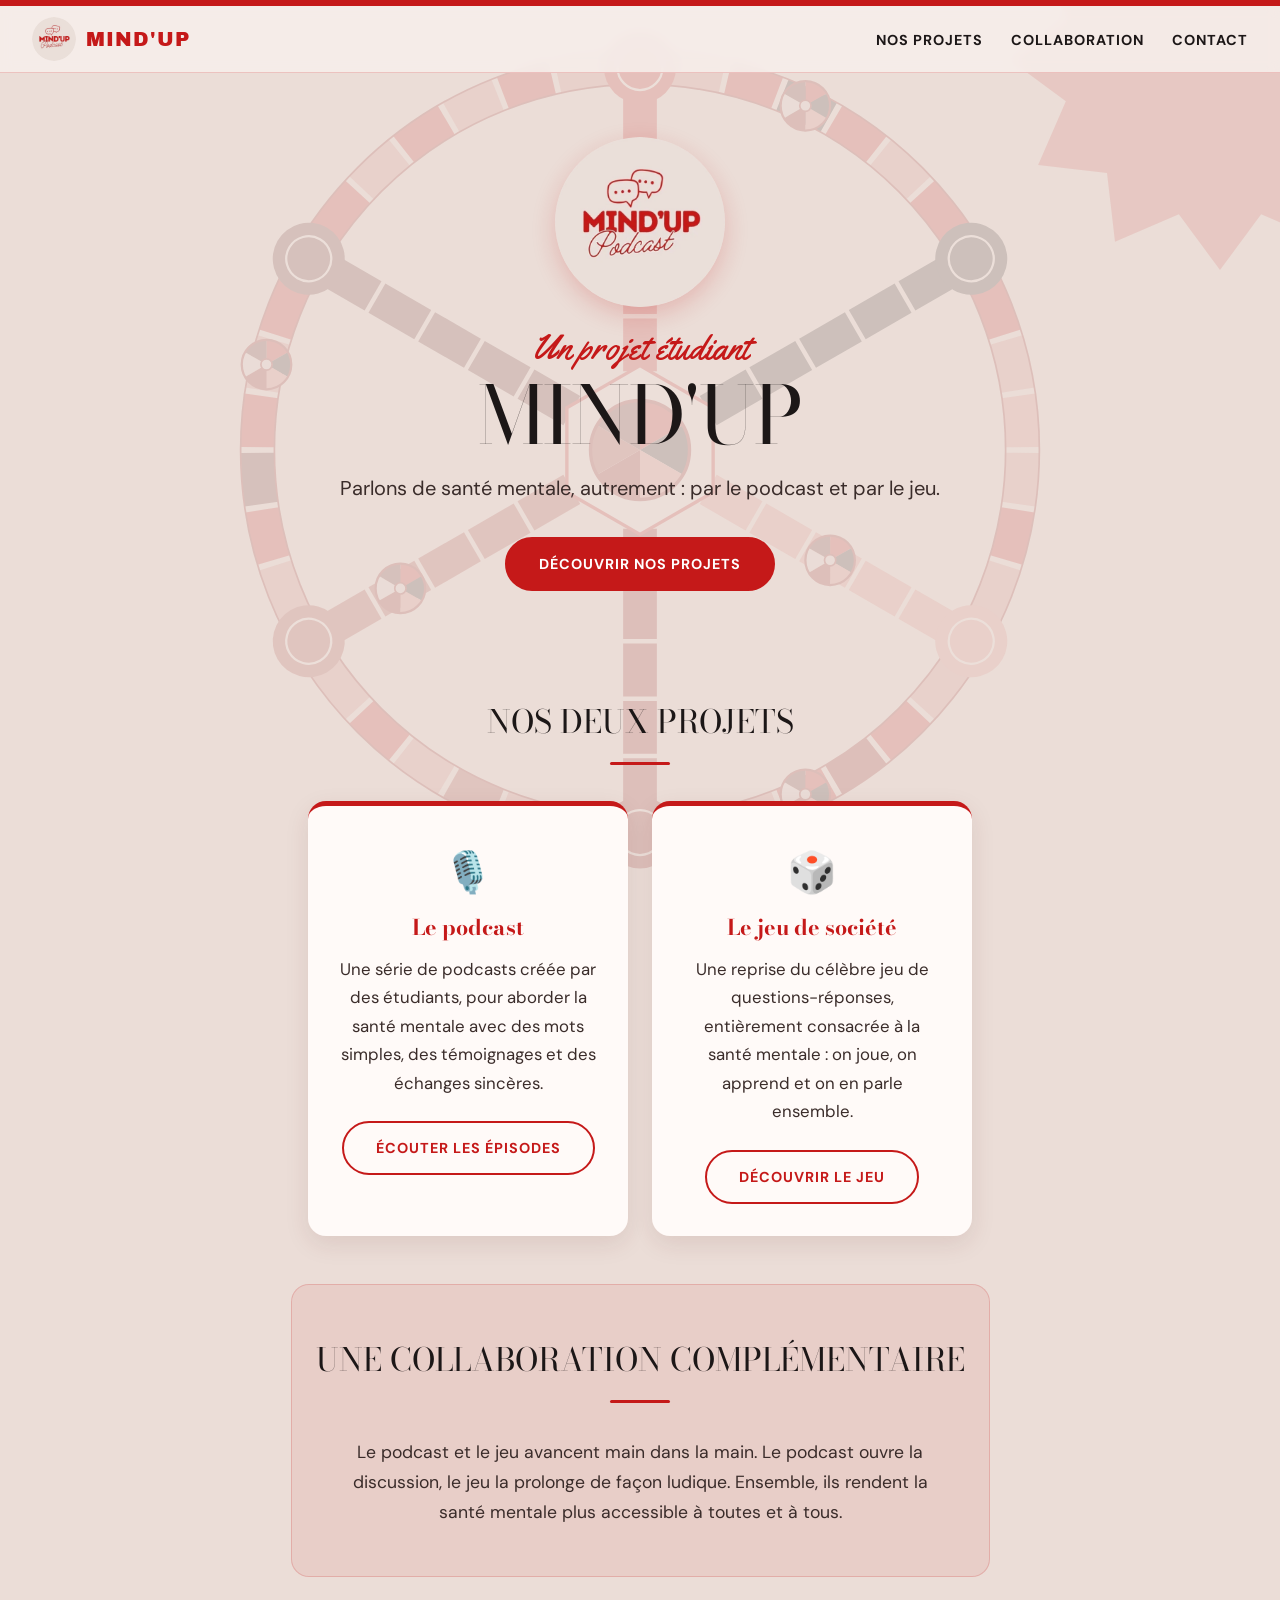
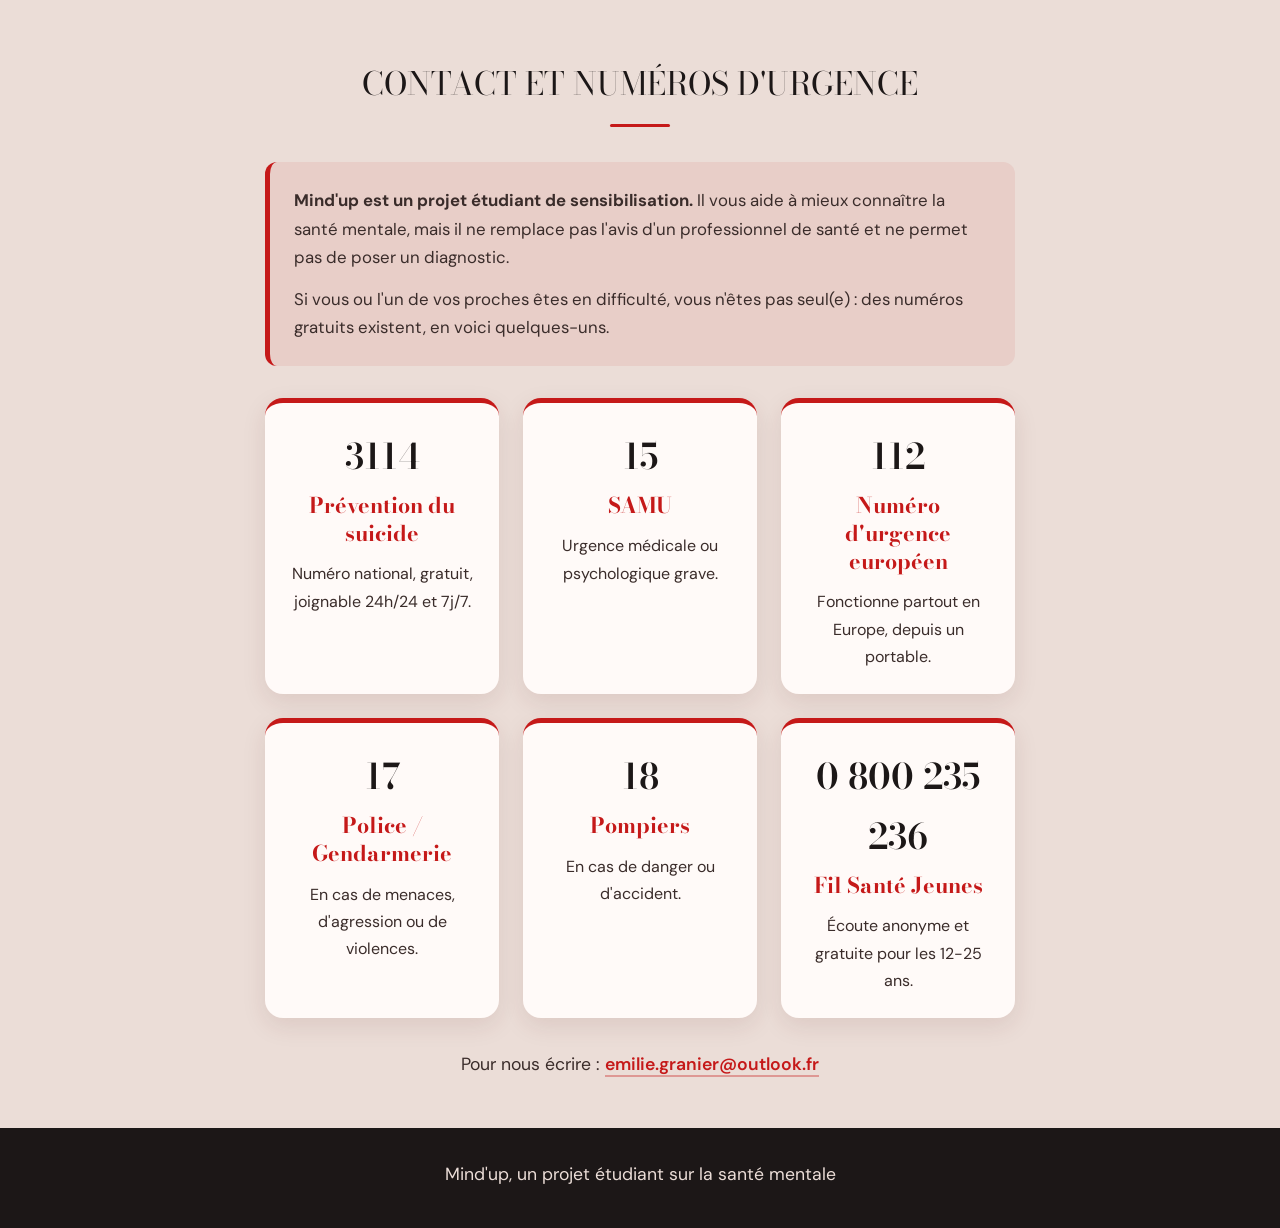
<file: index.html>
<!-- Ce bloc met le site en français, met en place le titre, il relie les fichiers style.css, le logo et l'image du plateau de jeu en arrière plan.-->
<!DOCTYPE html>
<html lang="fr">
<head>
  <meta charset="UTF-8">
  <meta name="viewport" content="width=device-width, initial-scale=1.0">
  <title>Mind'up</title>
  <link rel="stylesheet" href="style.css">
  <link rel="icon" href="logo.png">
</head>
<body>
<div class="plateau" aria-hidden="true"></div>

  <!-- Le Menu das la barre en haut de la page avec les différents liens qui permettent de se déplacer et connaitre les grands axes de la page des notre arrivée. -->
  <nav class="menu">
    <span class="logo"><img src="logo.png" alt="">Mind'up</span>
    <div class="liens">
      <a href="#projets">Nos projets</a>
      <a href="#collaboration">Collaboration</a>
      <a href="#contact">Contact</a>
    </div>
  </nav>

  <!-- Le bandeau d'accueil qui contient notre logo, le titre du projet et une phrase d'accroche , ainsi qu'un bouton qui mène à nos pojets. -->
  <header class="accueil">
    <img src="logo.png" alt="Logo Mind'up Podcast" class="logo-hero">
    <p class="surtitre">Un projet étudiant</p>
    <h1>Mind'up</h1>
    <p class="accroche">Parlons de santé mentale, autrement : par le podcast et par le jeu.</p>
    <a href="#projets" class="bouton">Découvrir nos projets</a>
  </header>

  <!-- Les deux projets que mettent en avant le site avec une brève explication et les boutons qui mène a leur page -->
  <section id="projets" class="section">
    <h2>Nos deux projets</h2>
    <div class="cartes">

      <article class="carte">
        <div class="icone">🎙️</div>
        <h3>Le podcast</h3>
        <p>Une série de podcasts créée par des étudiants, pour aborder la santé mentale avec des mots simples, des témoignages et des échanges sincères.</p>
       <a href="podcast.html" class="bouton-contour">Écouter les épisodes</a>
      </article>

      <article class="carte">
        <div class="icone">🎲</div>
        <h3>Le jeu de société</h3>
        <p>Une reprise du célèbre jeu de questions-réponses, entièrement consacrée à la santé mentale : on joue, on apprend et on en parle ensemble.</p>
       <a href="jeu.html" class="bouton-contour">Découvrir le jeu</a>
      </article>

    </div>
  </section>

  <!-- Un bloc qui explique la collaboration entre notre jeu et notre podcast sur la page d'accueil-->
  <section id="collaboration" class="section collaboration">
    <h2>Une collaboration complémentaire</h2>
    <p>Le podcast et le jeu avancent main dans la main. Le podcast ouvre la discussion, le jeu la prolonge de façon ludique. Ensemble, ils rendent la santé mentale plus accessible à toutes et à tous.</p>
  </section>

   <!--Ce bloc explique en bas de la page d'accueil que nous sommes un projet étudiant, il met notre Contact (adresse mail) pour nous contacter et les numéros d'urgences chacun dans une case avec leurs explications pour informer les lecteurs du site -->
  <section id="contact" class="section">
    <h2>Contact et numéros d'urgence</h2>

    <div class="avertissement">
      <p><strong>Mind'up est un projet étudiant de sensibilisation.</strong> Il vous aide à mieux connaître la santé mentale, mais il ne remplace pas l'avis d'un professionnel de santé et ne permet pas de poser un diagnostic.</p>
      <p>Si vous ou l'un de vos proches êtes en difficulté, vous n'êtes pas seul(e) : des numéros gratuits existent, en voici quelques-uns.</p>
    </div>

       <div class="cartes urgences">

      <article class="carte urgence">
        <p class="tel"><a href="tel:3114">3114</a></p>
        <h3>Prévention du suicide</h3>
        <p>Numéro national, gratuit, joignable 24h/24 et 7j/7.</p>
      </article>

      <article class="carte urgence">
        <p class="tel"><a href="tel:15">15</a></p>
        <h3>SAMU</h3>
        <p>Urgence médicale ou psychologique grave.</p>
      </article>

      <article class="carte urgence">
        <p class="tel"><a href="tel:112">112</a></p>
        <h3>Numéro d'urgence européen</h3>
        <p>Fonctionne partout en Europe, depuis un portable.</p>
      </article>

      <article class="carte urgence">
        <p class="tel"><a href="tel:17">17</a></p>
        <h3>Police / Gendarmerie</h3>
        <p>En cas de menaces, d'agression ou de violences.</p>
      </article>

      <article class="carte urgence">
        <p class="tel"><a href="tel:18">18</a></p>
        <h3>Pompiers</h3>
        <p>En cas de danger ou d'accident.</p>
      </article>

      <article class="carte urgence">
        <p class="tel"><a href="tel:0800235236">0 800 235 236</a></p>
        <h3>Fil Santé Jeunes</h3>
        <p>Écoute anonyme et gratuite pour les 12-25 ans.</p>
      </article>

    </div>

    <p class="contact-mail">Pour nous écrire : <a href="mailto:emilie.granier@outlook.fr">emilie.granier@outlook.fr</a></p>
  </section>

  <!-- Pied de page à la fin de la page d'accueil  -->
  <footer class="pied">
    <p>Mind'up, un projet étudiant sur la santé mentale</p>
  </footer>
</body>
</html>
</file>
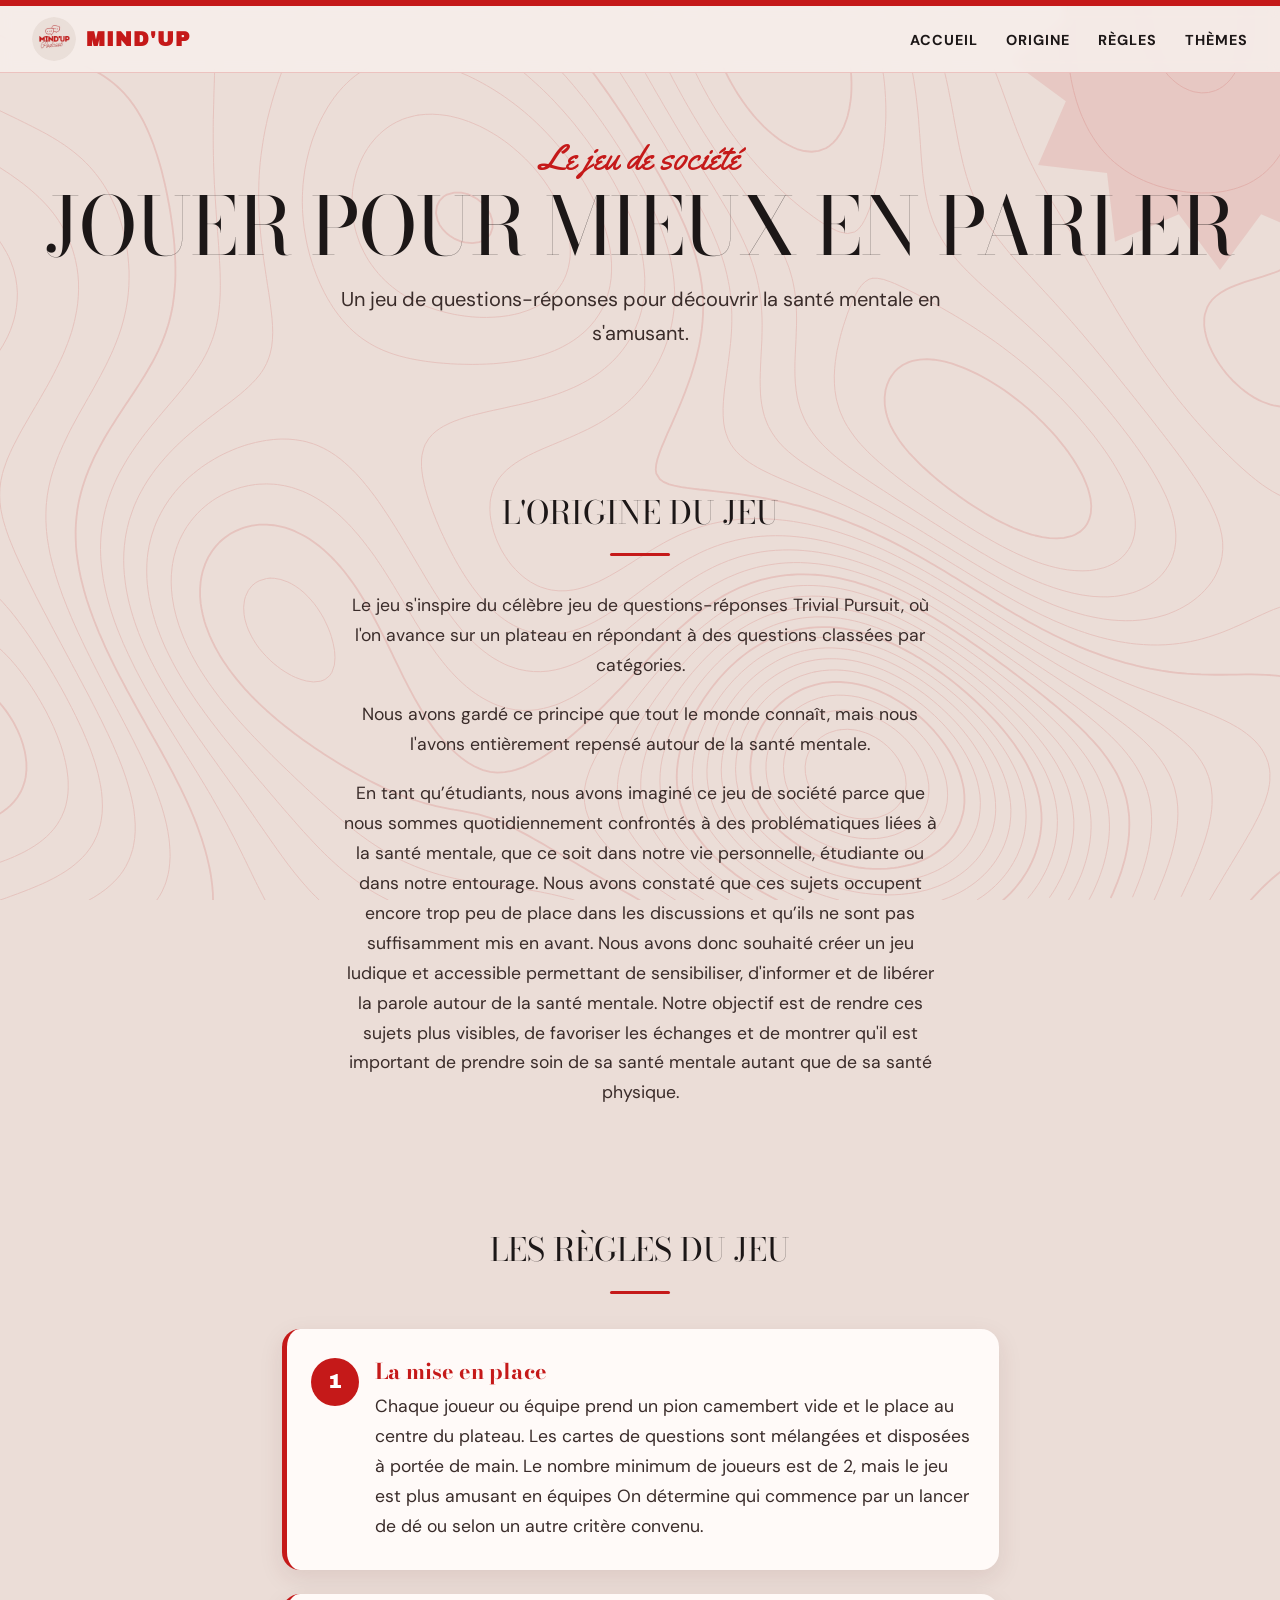
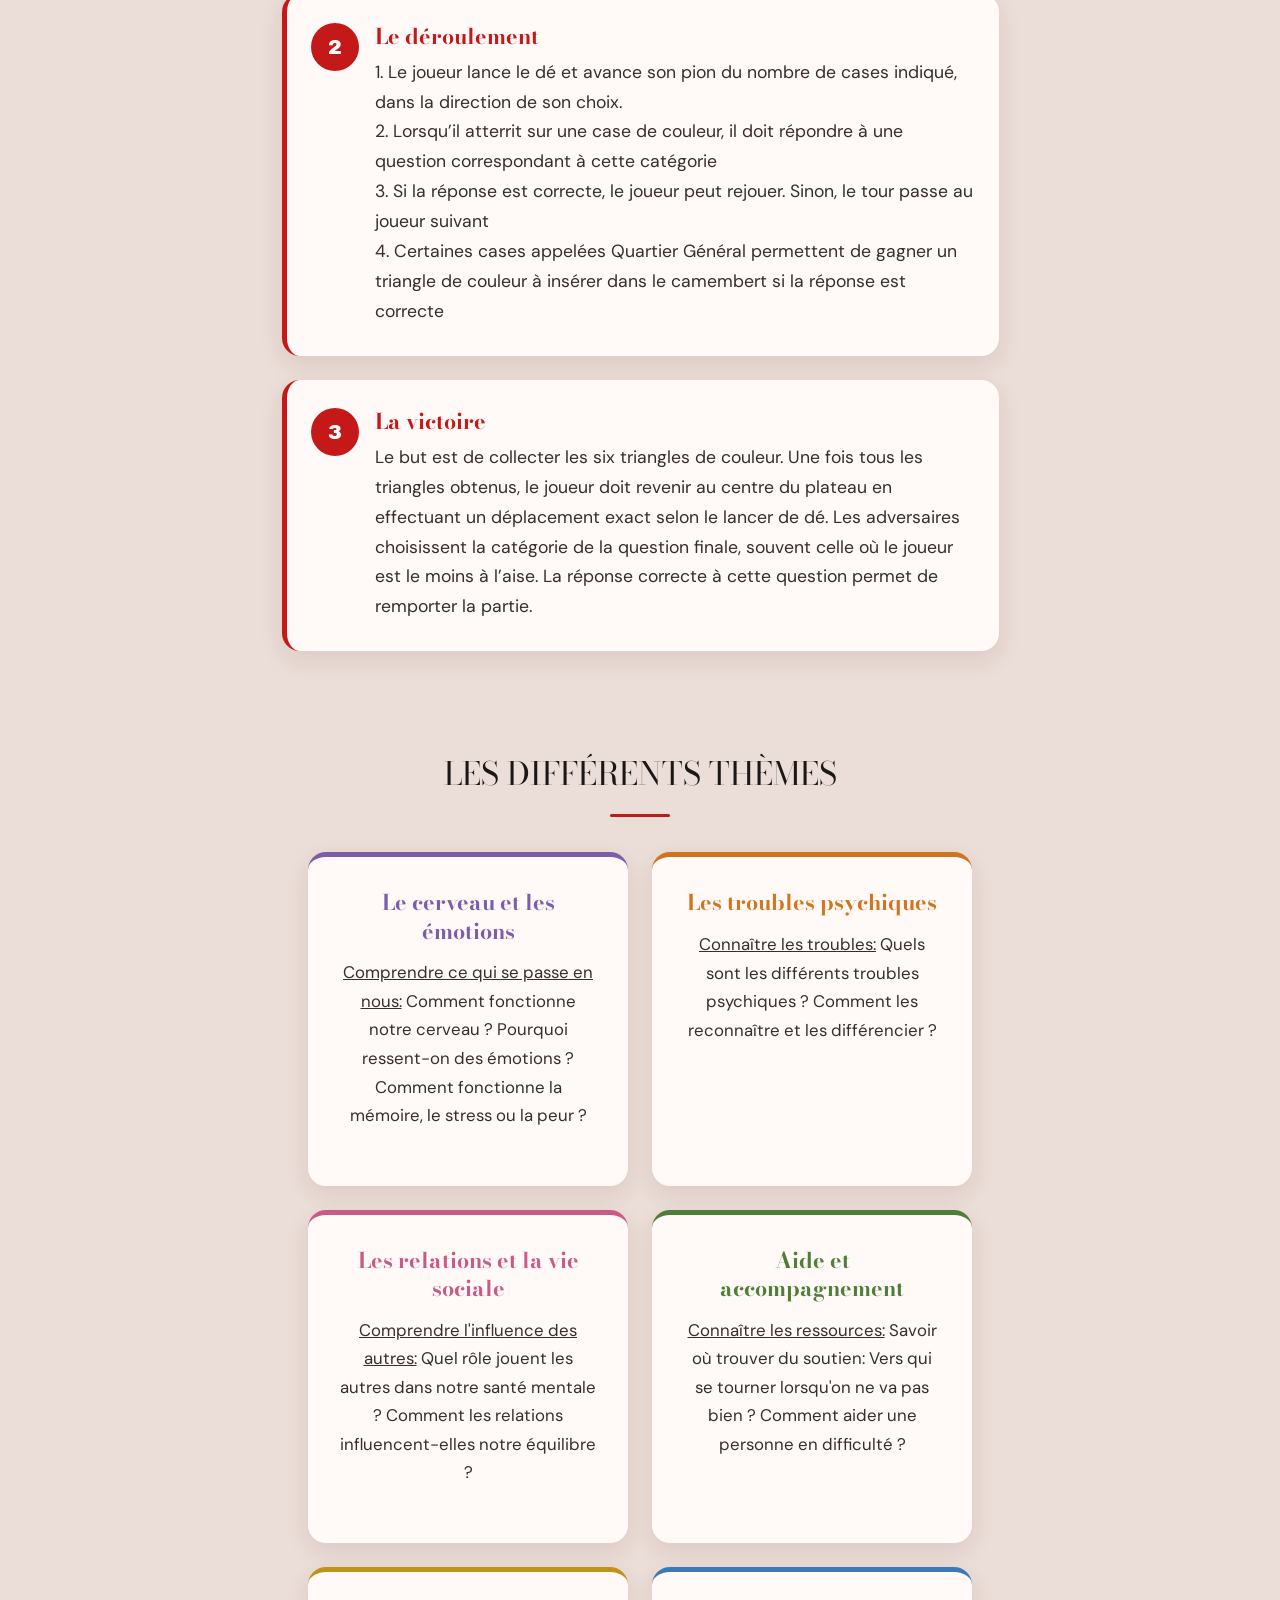
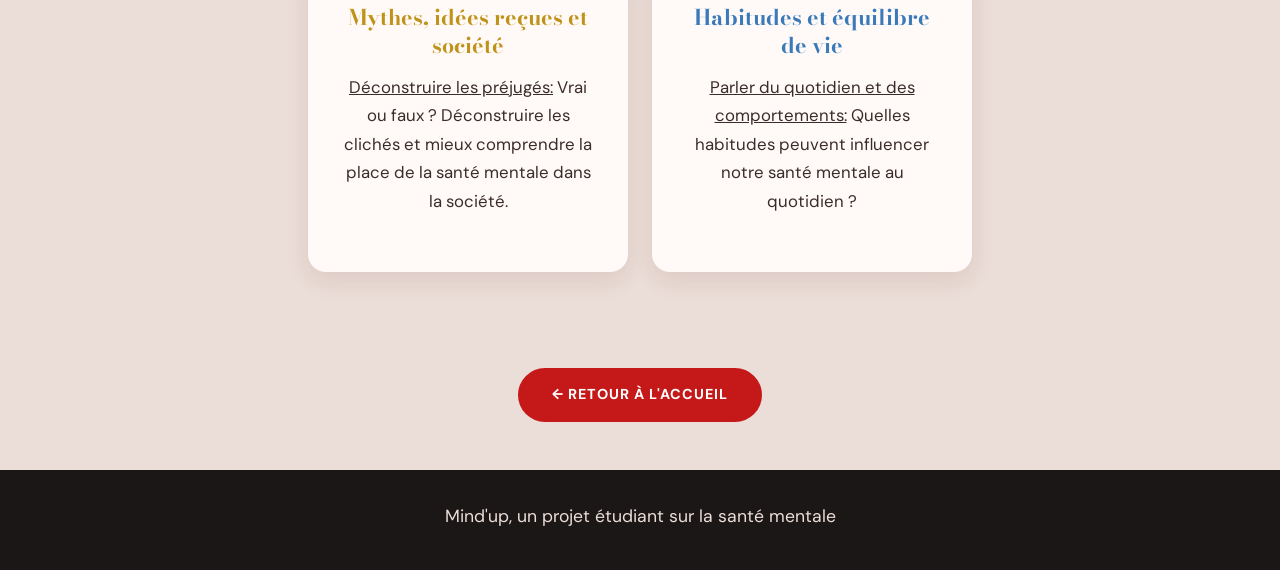
<file: jeu.html>
<!--Bloc qui met la page en français, donne le titre de la page et la relie au style.css, au logo, ansi qu'au décor de fond de page "topo"-->
<!DOCTYPE html>
<html lang="fr">
<head>
  <meta charset="UTF-8">
  <meta name="viewport" content="width=device-width, initial-scale=1.0">
  <title>Le jeu de société - Mind'up</title>
  <link rel="stylesheet" href="style.css">
  <link rel="icon" href="logo.png">
</head>
<body class="topo"></body>

  <!-- Menu dans la barre en haut de la page qui présente le logo, le titre et les différents liens à droite qui permettent de se déplacer et connaitre les grands axes de la page-->
  <nav class="menu">
    <a href="index.html" class="logo"><img src="logo.png" alt="">Mind'up</a>
    <div class="liens">
      <a href="index.html">Accueil</a>
      <a href="#origine">Origine</a>
      <a href="#regles">Règles</a>
      <a href="#themes">Thèmes</a>
    </div>
  </nav>

  <!-- Bandeau d'accueil avec le titre, une phrase d'accroche et d'explication-->
  <header class="accueil">
    <p class="surtitre">Le jeu de société</p>
    <h1>Jouer pour mieux en parler</h1>
    <p class="accroche">Un jeu de questions-réponses pour découvrir la santé mentale en s'amusant.</p>
  </header>

  <!-- Bloc qui explique l'origine de notre jeu avec différents paragraphes-->
  <section id="origine" class="section texte">
    <h2>L'origine du jeu</h2>
    <p>Le jeu s'inspire du célèbre jeu de questions-réponses Trivial Pursuit, où l'on avance sur un plateau en répondant à des questions classées par catégories.</p>
    <p>Nous avons gardé ce principe que tout le monde connaît, mais nous l'avons entièrement repensé autour de la santé mentale.</p>
    <p>En tant qu’étudiants, nous avons imaginé ce jeu de société parce que nous sommes quotidiennement confrontés à des problématiques liées à la santé mentale, que ce soit dans notre vie personnelle, étudiante ou dans notre entourage. Nous avons constaté que ces sujets occupent encore trop peu de place dans les discussions et qu’ils ne sont pas suffisamment mis en avant. Nous avons donc souhaité créer un jeu ludique et accessible permettant de sensibiliser, d'informer et de libérer la parole autour de la santé mentale. Notre objectif est de rendre ces sujets plus visibles, de favoriser les échanges et de montrer qu'il est important de prendre soin de sa santé mentale autant que de sa santé physique.</p>
  </section>

  <!-- Bloc qui met en avant les règles du jeu dans trois cases differentes numérotées: la mise en place, le déroulement et la victoire -->
  <section id="regles" class="section">
    <h2>Les règles du jeu</h2>
    <div class="etapes">

      <div class="etape">
        <span class="numero">1</span>
        <h3>La mise en place</h3>
        <p>Chaque joueur ou équipe prend un pion camembert vide et le place au centre du plateau. Les cartes de questions sont mélangées et disposées à portée de main. Le nombre minimum de joueurs est de 2, mais le jeu est plus amusant en équipes On détermine qui commence par un lancer de dé ou selon un autre critère convenu. </p>
      </div>

      <div class="etape">
        <span class="numero">2</span>
        <h3>Le déroulement</h3>
        <p>1. Le joueur lance le dé et avance son pion du nombre de cases indiqué, dans la direction de son choix.</p>
<p>2. Lorsqu’il atterrit sur une case de couleur, il doit répondre à une question correspondant à cette catégorie </p>
<p>3. Si la réponse est correcte, le joueur peut rejouer. Sinon, le tour passe au joueur suivant </p>
<p>4. Certaines cases appelées Quartier Général permettent de gagner un triangle de couleur à insérer dans le camembert si la réponse est correcte
</p>
      </div>

      <div class="etape">
        <span class="numero">3</span>
        <h3>La victoire</h3>
        <p>Le but est de collecter les six triangles de couleur. Une fois tous les triangles obtenus, le joueur doit revenir au centre du plateau en effectuant un déplacement exact selon le lancer de dé. Les adversaires choisissent la catégorie de la question finale, souvent celle où le joueur est le moins à l’aise. La réponse correcte à cette question permet de remporter la partie.</p>
      </div>

    </div>
  </section>

   <!-- Bloc qui présente les thèmes de la santé mentale qui seront présent dans notre jeu, chacun dans une case avec sa couleur et les questions qu'on peut se poser dessus.  -->
  <section id="themes" class="section">
    <h2>Les différents thèmes</h2>
    <div class="cartes">

      <article class="carte theme theme-violet">
        <h3>Le cerveau et les émotions</h3>
        <p><u>Comprendre ce qui se passe en nous:</u> Comment fonctionne notre cerveau ? Pourquoi ressent-on des émotions ? Comment fonctionne la mémoire, le stress ou la peur ? </p>
      </article>

      <article class="carte theme theme-orange">
        <h3>Les troubles psychiques</h3>
        <p><u>Connaître les troubles:</u> Quels sont les différents troubles psychiques ? Comment les reconnaître et les différencier ?</p>
      </article>

      <article class="carte theme theme-rose">
        <h3>Les relations et la vie sociale</h3>
        <p><u>Comprendre l'influence des autres:</u> Quel rôle jouent les autres dans notre santé mentale ? Comment les relations influencent-elles notre équilibre ? </p>
      </article>

      <article class="carte theme theme-vert">
        <h3>Aide et accompagnement</h3>
        <p><u>Connaître les ressources:</u> Savoir où trouver du soutien: Vers qui se tourner lorsqu'on ne va pas bien ? Comment aider une personne en difficulté ? </p>
      </article>

      <article class="carte theme theme-jaune">
        <h3>Mythes, idées reçues et société</h3>
        <p><u>Déconstruire les préjugés:</u> Vrai ou faux ? Déconstruire les clichés et mieux comprendre la place de la santé mentale dans la société.</p>
      </article>

      <article class="carte theme theme-bleu">
        <h3>Habitudes et équilibre de vie</h3>
        <p><u>Parler du quotidien et des comportements:</u> Quelles habitudes peuvent influencer notre santé mentale au quotidien ?</p>
      </article>

    </div>
  </section>
  
  <!-- Bouton retour afin de retrouner à la page d'accueil -->
  <section class="section">
    <a href="index.html" class="bouton">← Retour à l'accueil</a>
  </section>

  <!-- Pied de page, à la fin de toutes les pages du site-->
  <footer class="pied">
    <p>Mind'up, un projet étudiant sur la santé mentale</p>
  </footer>

</body>
</html>
</file>
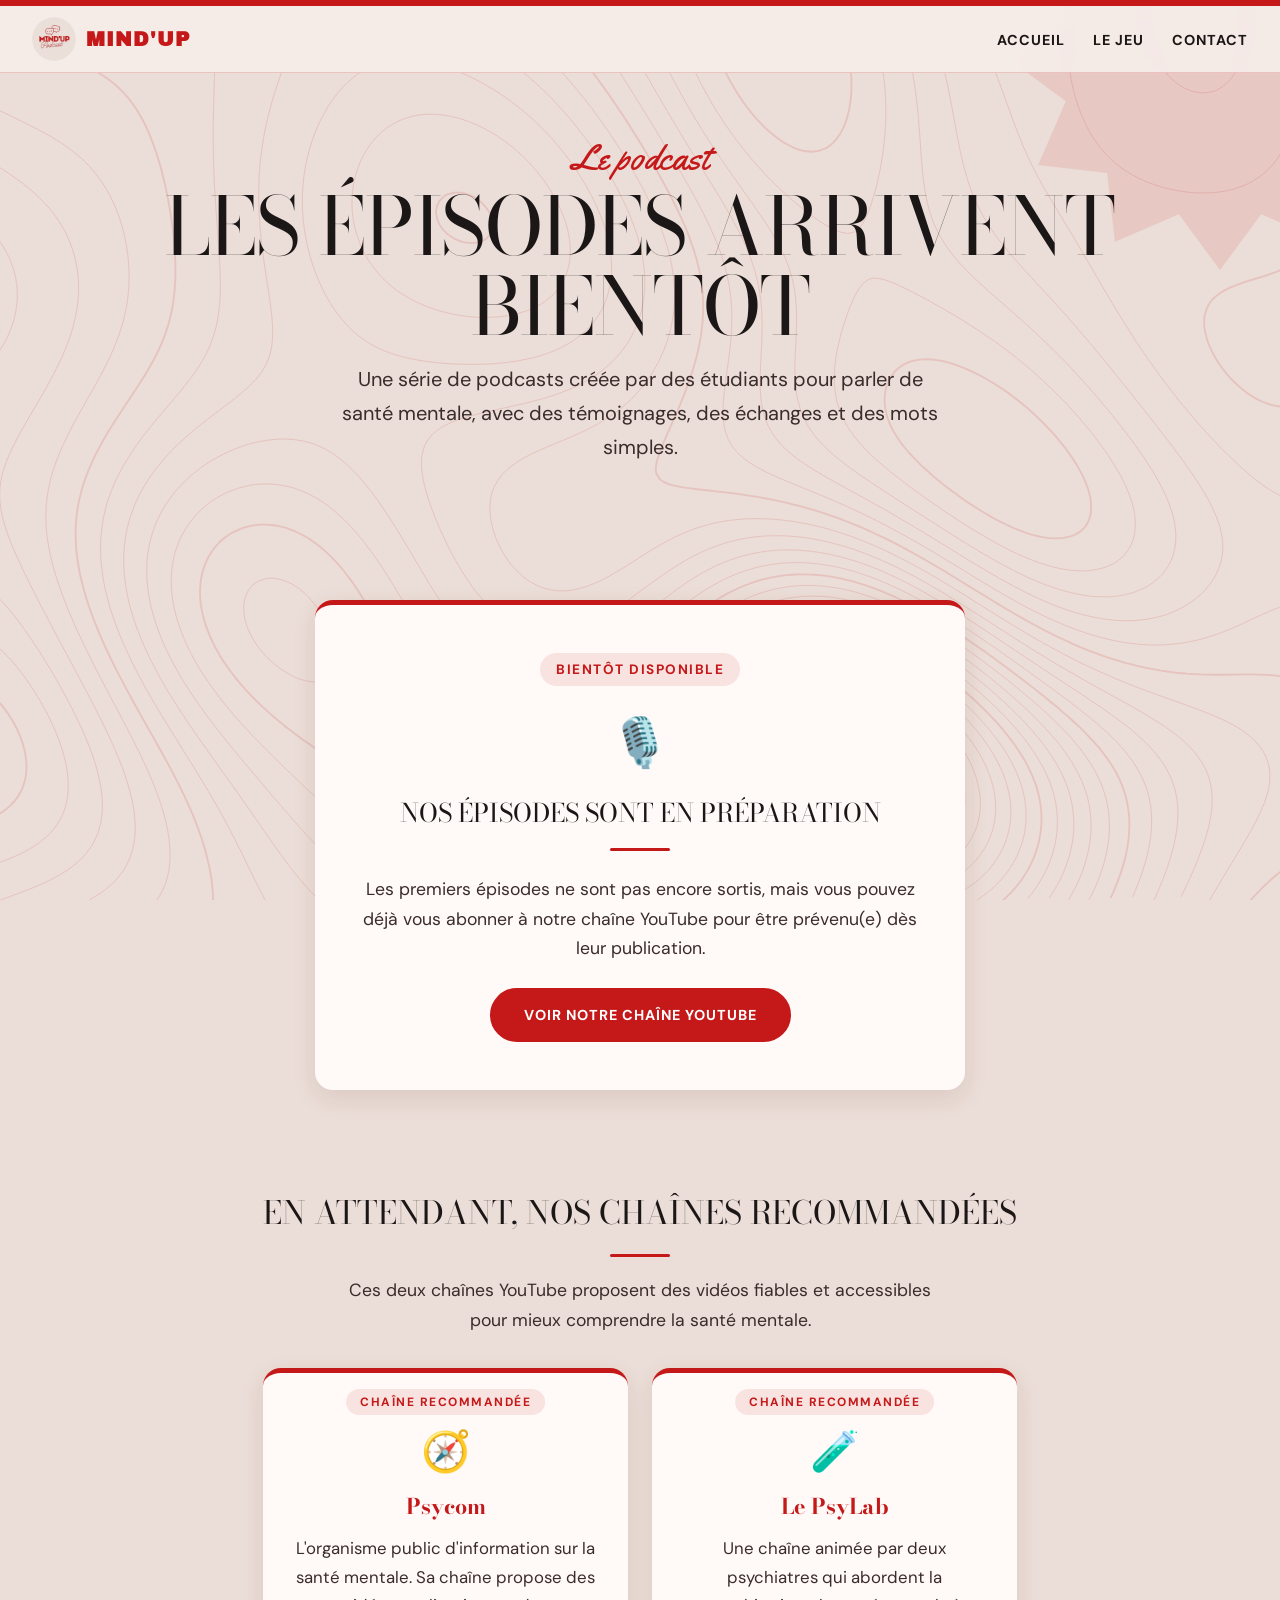
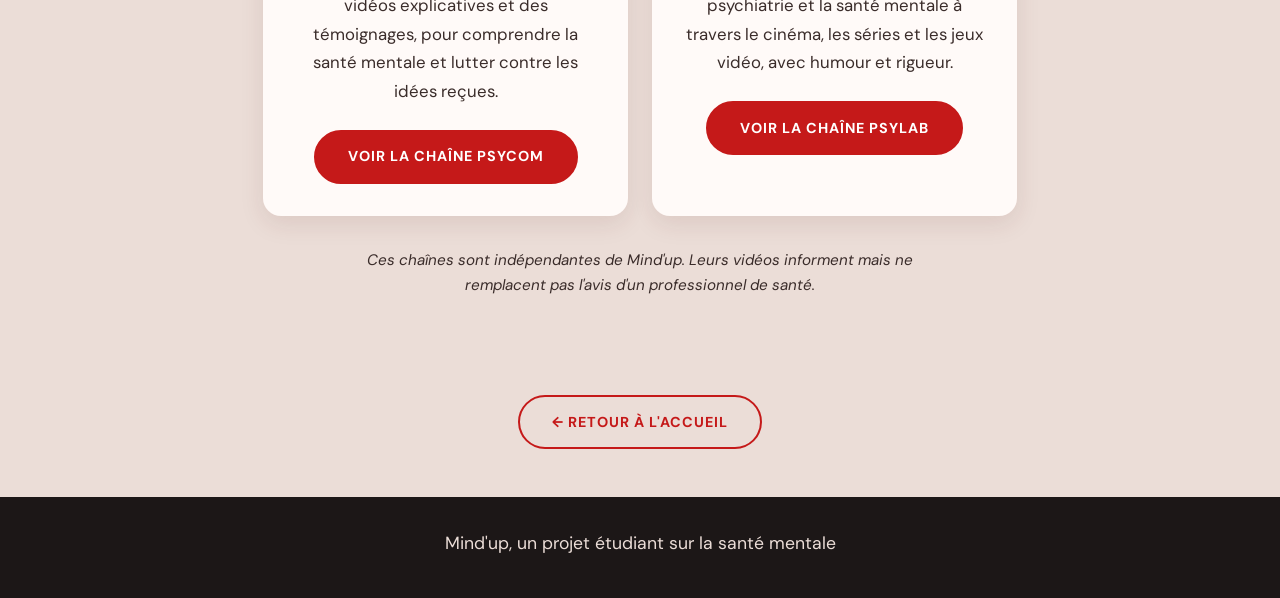
<file: podcast.html>
<!--bloc qui met la page en français, met le titre et relie la page au style.css, au logo ainsi qu'au décor de fond de page "topo"-->
<!DOCTYPE html>
<html lang="fr">
<head>
  <meta charset="UTF-8">
  <meta name="viewport" content="width=device-width, initial-scale=1.0">
  <title>Le podcast - Mind'up</title>
  <link rel="stylesheet" href="style.css">
  <link rel="icon" href="logo.png">
</head>
<body class="topo"></body>

  <!-- Menu dans la barre en haut de la page qui met le logo, le titre et à droites les liens pour aller sur les autres pages -->
  <nav class="menu">
  <a href="index.html" class="logo"><img src="logo.png" alt="">Mind'up</a>
    <div class="liens">
      <a href="index.html">Accueil</a>
      <a href="jeu.html">Le jeu</a>
      <a href="index.html#contact">Contact</a>
    </div>
  </nav>

  <!-- Bandeau d'accueil avec le titre de cette page, une phrase d'accroche de prévention et une explication  -->
  <header class="accueil">
    <p class="surtitre">Le podcast</p>
    <h1>Les épisodes arrivent bientôt</h1>
    <p class="accroche">Une série de podcasts créée par des étudiants pour parler de santé mentale, avec des témoignages, des échanges et des mots simples.</p>
  </header>

  <!-- bloc qui présente une case pour les épisodes de podcast pour le moment en attente avec un bouton qui mène vers notre chaine youtube -->
  <section class="section">
    <div class="attente">
      <span class="badge">Bientôt disponible</span>
      <div class="icone">🎙️</div>
      <h2>Nos épisodes sont en préparation</h2>
      <p>Les premiers épisodes ne sont pas encore sortis, mais vous pouvez déjà vous abonner à notre chaîne YouTube pour être prévenu(e) dès leur publication.</p>
      <a href="https://www.youtube.com/@mindup-univ5" class="bouton" target="_blank" rel="noopener">Voir notre chaîne YouTube</a>
    </div>
  </section>
    <!-- Bloc qui créer deux cases distinctes qui mettent en avant deux Chaînes recommandées avec des boutons qui mènent vers ces chaines youtubes et en dessous une brève explication que ces chaines ne sont pas des partenaires -->
  <section class="section">
    <h2>En attendant, nos chaînes recommandées</h2>
    <p class="intro-chaines">Ces deux chaînes YouTube proposent des vidéos fiables et accessibles pour mieux comprendre la santé mentale.</p>

    <div class="cartes">

      <article class="carte chaine">
        <span class="etiquette">Chaîne recommandée</span>
        <div class="icone">🧭</div>
        <h3>Psycom</h3>
        <p>L'organisme public d'information sur la santé mentale. Sa chaîne propose des vidéos explicatives et des témoignages, pour comprendre la santé mentale et lutter contre les idées reçues.</p>
        <a href="https://www.youtube.com/@PsycomOfficiel" class="bouton" target="_blank" rel="noopener">Voir la chaîne Psycom</a>
      </article>

      <article class="carte chaine">
        <span class="etiquette">Chaîne recommandée</span>
        <div class="icone">🧪</div>
        <h3>Le PsyLab</h3>
        <p>Une chaîne animée par deux psychiatres qui abordent la psychiatrie et la santé mentale à travers le cinéma, les séries et les jeux vidéo, avec humour et rigueur.</p>
        <a href="https://www.youtube.com/user/lepsylab" class="bouton" target="_blank" rel="noopener">Voir la chaîne PsyLab</a>
      </article>

    </div>

    <p class="note-chaines">Ces chaînes sont indépendantes de Mind'up. Leurs vidéos informent mais ne remplacent pas l'avis d'un professionnel de santé.</p>
  </section>

  <!-- Bouton Retour, permet de retourner sur la page d'accueil -->
  <section class="section">
    <a href="index.html" class="bouton-contour">← Retour à l'accueil</a>
  </section>

  <!-- Pied de page, comme sur les autres pages -->
  <footer class="pied">
    <p>Mind'up, un projet étudiant sur la santé mentale</p>
  </footer>

</body>
</html>
</file>
<file: style.css>
/* ==========================================================
   MIND'UP : feuille de style, identité visuelle rouge & crème
   ========================================================== */

/* Polices (Google Fonts) */
@import url("https://fonts.googleapis.com/css2?family=Bodoni+Moda:wght@400;600;700&family=Yellowtail&family=Archivo+Black&family=DM+Sans:wght@400;500;700&display=swap");

/* Palette et polices : change un code ici, il change partout */
:root {
  --rouge: #c51919;
  --rouge-fonce: #8f1010;
  --creme: #ebddd7;
  --creme-clair: #f6eeeb;
  --carte: #fffaf8;
  --encre: #1c1717;
  --texte: #3a2c2a;

  --police-titre: "Bodoni Moda", "Didot", Georgia, serif;
  --police-script: "Yellowtail", "Brush Script MT", cursive;
  --police-logo: "Archivo Black", "Arial Black", sans-serif;
  --police-texte: "DM Sans", "Segoe UI", Arial, sans-serif;
}

/* ---------- Réglages de base ---------- */
* {
  box-sizing: border-box;
  margin: 0;
  padding: 0;
}

html {
  scroll-behavior: smooth;
}

body {
  font-family: var(--police-texte);
  line-height: 1.7;
  color: var(--texte);
  background-color: var(--creme);
  min-height: 100vh;
  display: flex;
  flex-direction: column;
  align-items: stretch;
  text-align: center;
  border-top: 6px solid var(--rouge);
}

/* Étoile rouge discrète en haut à droite (clin d'œil au post) */
body::after {
  content: "";
  position: fixed;
  top: -150px;
  right: -150px;
  width: 420px;
  height: 420px;
  z-index: -1;
  pointer-events: none;
  background: var(--rouge);
  opacity: 0.1;
  clip-path: polygon(50.0% 0.0%, 59.8% 13.3%, 75.0% 6.7%, 76.9% 23.1%, 93.3% 25.0%, 86.7% 40.2%, 100.0% 50.0%, 86.7% 59.8%, 93.3% 75.0%, 76.9% 76.9%, 75.0% 93.3%, 59.8% 86.7%, 50.0% 100.0%, 40.2% 86.7%, 25.0% 93.3%, 23.1% 76.9%, 6.7% 75.0%, 13.3% 59.8%, 0.0% 50.0%, 13.3% 40.2%, 6.7% 25.0%, 23.1% 23.1%, 25.0% 6.7%, 40.2% 13.3%);
}

/* ---------- Titres et textes ---------- */
h1 {
  font-family: var(--police-titre);
  font-size: clamp(2.8rem, 9vw, 5rem);
  font-weight: 400;
  line-height: 1;
  text-transform: uppercase;
  letter-spacing: -1px;
  color: var(--encre);
  margin-bottom: 1rem;
}

h2 {
  font-family: var(--police-titre);
  font-size: 2rem;
  font-weight: 400;
  text-transform: uppercase;
  color: var(--encre);
}

h3 {
  font-family: var(--police-titre);
  font-size: 1.35rem;
  font-weight: 700;
  line-height: 1.3;
  color: var(--rouge);
}

p {
  font-size: 1.1rem;
  max-width: 600px;
  margin-bottom: 1rem;
}

/* ---------- Liens et boutons ---------- */
a {
  color: var(--rouge);
  text-decoration: none;
  font-weight: 600;
  border-bottom: 2px solid rgba(197, 25, 25, 0.35);
}

a:hover {
  color: var(--rouge-fonce);
  border-bottom-color: var(--rouge-fonce);
}

button {
  background: var(--rouge);
  color: #fff;
  border: none;
  padding: 0.8rem 1.8rem;
  border-radius: 999px;
  font-family: var(--police-texte);
  font-size: 1rem;
  cursor: pointer;
  transition: transform 0.2s, background 0.2s;
}

button:hover {
  background: var(--rouge-fonce);
  transform: translateY(-2px);
}

.bouton,
.bouton-contour {
  display: inline-block;
  padding: 0.8rem 2rem;
  border: 2px solid var(--rouge);
  border-radius: 999px;
  font-size: 0.9rem;
  font-weight: 700;
  text-transform: uppercase;
  letter-spacing: 1px;
  transition: transform 0.2s, background 0.2s, color 0.2s;
}

.bouton {
  background: var(--rouge);
  color: #fff;
}

.bouton:hover {
  background: var(--rouge-fonce);
  border-color: var(--rouge-fonce);
  color: #fff;
  transform: translateY(-2px);
}

.bouton-contour {
  background: transparent;
  color: var(--rouge);
}

.bouton-contour:hover {
  background: var(--rouge);
  color: #fff;
  transform: translateY(-2px);
}

/* Bouton grisé, non cliquable */
.bouton-inactif {
  background: #d9c9c3;
  border-color: #d9c9c3;
  color: #8a7a76;
  cursor: not-allowed;
}

/* ---------- Menu ---------- */
.menu {
  position: sticky;
  top: 0;
  z-index: 5;
  display: flex;
  flex-wrap: wrap;
  justify-content: space-between;
  align-items: center;
  gap: 0.5rem 1.5rem;
  padding: 0.7rem 2rem;
  background: rgba(246, 238, 235, 0.88);
  backdrop-filter: blur(6px);
  border-bottom: 1px solid rgba(197, 25, 25, 0.2);
}

.logo {
  display: inline-flex;
  align-items: center;
  gap: 0.6rem;
  font-family: var(--police-logo);
  font-size: 1.25rem;
  text-transform: uppercase;
  letter-spacing: 1px;
  color: var(--rouge);
  border-bottom: none;
}

.logo:hover {
  border-bottom: none;
}

.logo img {
  width: 44px;
  height: 44px;
  border-radius: 50%;
}

.liens a {
  margin-left: 1.5rem;
  font-size: 0.9rem;
  font-weight: 700;
  text-transform: uppercase;
  letter-spacing: 1px;
  color: var(--encre);
  border-bottom: none;
}

.liens a:hover {
  color: var(--rouge);
}

/* ---------- Bandeau d'accueil ---------- */
.accueil {
  padding: 4rem 1.5rem 3.5rem;
}

.logo-hero {
  display: block;
  width: 170px;
  height: 170px;
  margin: 0 auto 1.2rem;
  border-radius: 50%;
  box-shadow: 0 8px 24px rgba(197, 25, 25, 0.2);
}

.surtitre {
  font-family: var(--police-script);
  font-size: 2.2rem;
  line-height: 1.2;
  color: var(--rouge);
  margin: 0 auto 0.4rem;
}

.accroche {
  font-size: 1.25rem;
  margin: 0 auto 2rem;
}

/* ---------- Sections ---------- */
.section {
  padding: 3rem 1.5rem;
  max-width: 1000px;
  margin: 0 auto;
}

.section h2 {
  margin-bottom: 2.2rem;
}

/* Petit trait rouge sous les titres de section */
.section h2::after {
  content: "";
  display: block;
  width: 60px;
  height: 3px;
  background: var(--rouge);
  border-radius: 2px;
  margin: 0.8rem auto 0;
}

/* Texte de la partie "Origine" */
.texte {
  max-width: 750px;
}

.texte p {
  margin-bottom: 1.2rem;
}

/* ---------- Cartes ---------- */
.cartes {
  display: grid;
  grid-template-columns: repeat(auto-fit, minmax(280px, 1fr));
  gap: 1.5rem;
}

.carte {
  background: var(--carte);
  border-radius: 18px;
  padding: 2rem;
  border-top: 5px solid var(--rouge);
  box-shadow: 0 8px 24px rgba(90, 31, 31, 0.1);
  transition: transform 0.2s;
}

.carte:hover {
  transform: translateY(-6px);
}

.carte .icone {
  font-size: 2.5rem;
  margin-bottom: 0.5rem;
}

.carte h3 {
  margin-bottom: 0.8rem;
}

.carte p {
  font-size: 1.05rem;
  margin-bottom: 1.5rem;
}

/* ---------- Collaboration ---------- */
.collaboration {
  background: rgba(197, 25, 25, 0.07);
  border: 1px solid rgba(197, 25, 25, 0.18);
  border-radius: 18px;
  margin-bottom: 2rem;
}

.collaboration p {
  margin: 0 auto;
}

/* ---------- Page du jeu : les règles ---------- */
.etapes {
  display: grid;
  grid-template-columns: 1fr;
  gap: 1.5rem;
  max-width: 750px;
  margin: 0 auto;
}

.etape {
  position: relative;
  text-align: left;
  background: var(--carte);
  border-radius: 18px;
  border-left: 5px solid var(--rouge);
  padding: 1.8rem 1.5rem 1.8rem 5.5rem;
  box-shadow: 0 8px 24px rgba(90, 31, 31, 0.1);
}

.numero {
  position: absolute;
  left: 1.5rem;
  top: 1.8rem;
  display: flex;
  justify-content: center;
  align-items: center;
  width: 48px;
  height: 48px;
  border-radius: 50%;
  background: var(--rouge);
  color: #fff;
  font-family: var(--police-logo);
  font-size: 1.3rem;
}

.etape h3 {
  margin-bottom: 0.4rem;
}

.etape p {
  margin-bottom: 0;
}

/* ---------- Page du jeu : couleurs des thèmes ---------- */
.theme h3 {
  color: var(--couleur);
}

.theme {
  border-top-color: var(--couleur);
}

.theme-violet { --couleur: #7c5ea8; }
.theme-orange { --couleur: #d1741f; }
.theme-rose   { --couleur: #c95a86; }
.theme-vert   { --couleur: #4f7d3a; }
.theme-jaune  { --couleur: #bf931a; }
.theme-bleu   { --couleur: #3b7ab8; }

/* ---------- Page podcast ---------- */
.attente {
  max-width: 650px;
  margin: 0 auto;
  padding: 3rem 2rem;
  background: var(--carte);
  border-radius: 18px;
  border-top: 5px solid var(--rouge);
  box-shadow: 0 8px 24px rgba(90, 31, 31, 0.1);
}

.attente .icone {
  font-size: 3rem;
  margin: 1rem 0 0.5rem;
}

.attente h2 {
  font-size: 1.6rem;
  margin-bottom: 1.5rem;
}

.attente p {
  margin: 0 auto 1.5rem;
}

.badge {
  display: inline-block;
  padding: 0.3rem 1rem;
  background: rgba(197, 25, 25, 0.1);
  color: var(--rouge);
  border-radius: 999px;
  font-size: 0.85rem;
  font-weight: 700;
  text-transform: uppercase;
  letter-spacing: 1.5px;
}

/* Chaînes recommandées */
.intro-chaines {
  margin: -1rem auto 2rem;
}

.chaine {
  position: relative;
  padding-top: 2.8rem;
}

.etiquette {
  position: absolute;
  top: 1rem;
  left: 50%;
  transform: translateX(-50%);
  white-space: nowrap;
  padding: 0.2rem 0.9rem;
  background: rgba(197, 25, 25, 0.1);
  color: var(--rouge);
  border-radius: 999px;
  font-size: 0.75rem;
  font-weight: 700;
  text-transform: uppercase;
  letter-spacing: 1.5px;
}

.note-chaines {
  margin: 2rem auto 0;
  font-size: 0.95rem;
  font-style: italic;
}

/* ---------- Contact et numéros d'urgence ---------- */
.avertissement {
  max-width: 750px;
  margin: 0 auto 2rem;
  padding: 1.5rem;
  background: rgba(197, 25, 25, 0.07);
  border-left: 5px solid var(--rouge);
  border-radius: 12px;
  text-align: left;
}

.avertissement p {
  font-size: 1.05rem;
  max-width: none;
  margin-bottom: 0.8rem;
}

.avertissement p:last-child {
  margin-bottom: 0;
}

.urgences {
  grid-template-columns: repeat(auto-fit, minmax(220px, 1fr));
}

.urgence {
  padding: 1.5rem;
}

.urgence p {
  font-size: 1rem;
  margin-bottom: 0;
}

.urgence .tel {
  font-family: var(--police-titre);
  font-size: 2.2rem;
  font-weight: 700;
  margin-bottom: 0.3rem;
}

.urgence .tel a {
  color: var(--encre);
  border-bottom: none;
}

.urgence .tel a:hover {
  color: var(--rouge);
}

/* Les deux numéros prioritaires sont mis en valeur */
.urgence-vitale {
  background: var(--rouge);
  border-top-color: var(--encre);
  color: #fff;
}

.urgence-vitale h3,
.urgence-vitale .tel a,
.urgence-vitale .tel a:hover {
  color: #fff;
}

.contact-mail {
  margin: 2rem auto 0;
}

/* ---------- Pied de page ---------- */
.pied {
  margin-top: auto;
  padding: 2rem 1rem;
  background: var(--encre);
  color: var(--creme);
}

.pied p {
  max-width: none;
  margin-bottom: 0.4rem;
}

.pied a {
  color: var(--creme);
  border-bottom-color: var(--rouge);
}

.pied a:hover {
  color: #fff;
}

/* ---------- Décors en filigrane ---------- */

/* Page d'accueil : plateau de jeu (<div class="plateau"> dans index.html) */
.plateau {
  position: fixed;
  top: 50%;
  left: 50%;
  width: min(100vmin, 900px);
  aspect-ratio: 1;
  transform: translate(-50%, -50%);
  z-index: -1;
  pointer-events: none;
  opacity: 0.14; /* plus petit = plus discret */
  background: url("plateau.svg") center / contain no-repeat;
}

/* Pages jeu et podcast : lignes topographiques (<body class="topo">) */
.topo::before {
  content: "";
  position: fixed;
  inset: 0;
  z-index: -1;
  pointer-events: none;
  background: url("topo.svg") center / cover no-repeat;
  opacity: 0.13; /* plus petit = plus discret */
}

/* ---------- Petit utilitaire : texte souligné ---------- */
.souligne {
  text-decoration: underline;
  text-decoration-color: var(--rouge);
  text-decoration-thickness: 3px;
  text-underline-offset: 5px;
}
</file>
